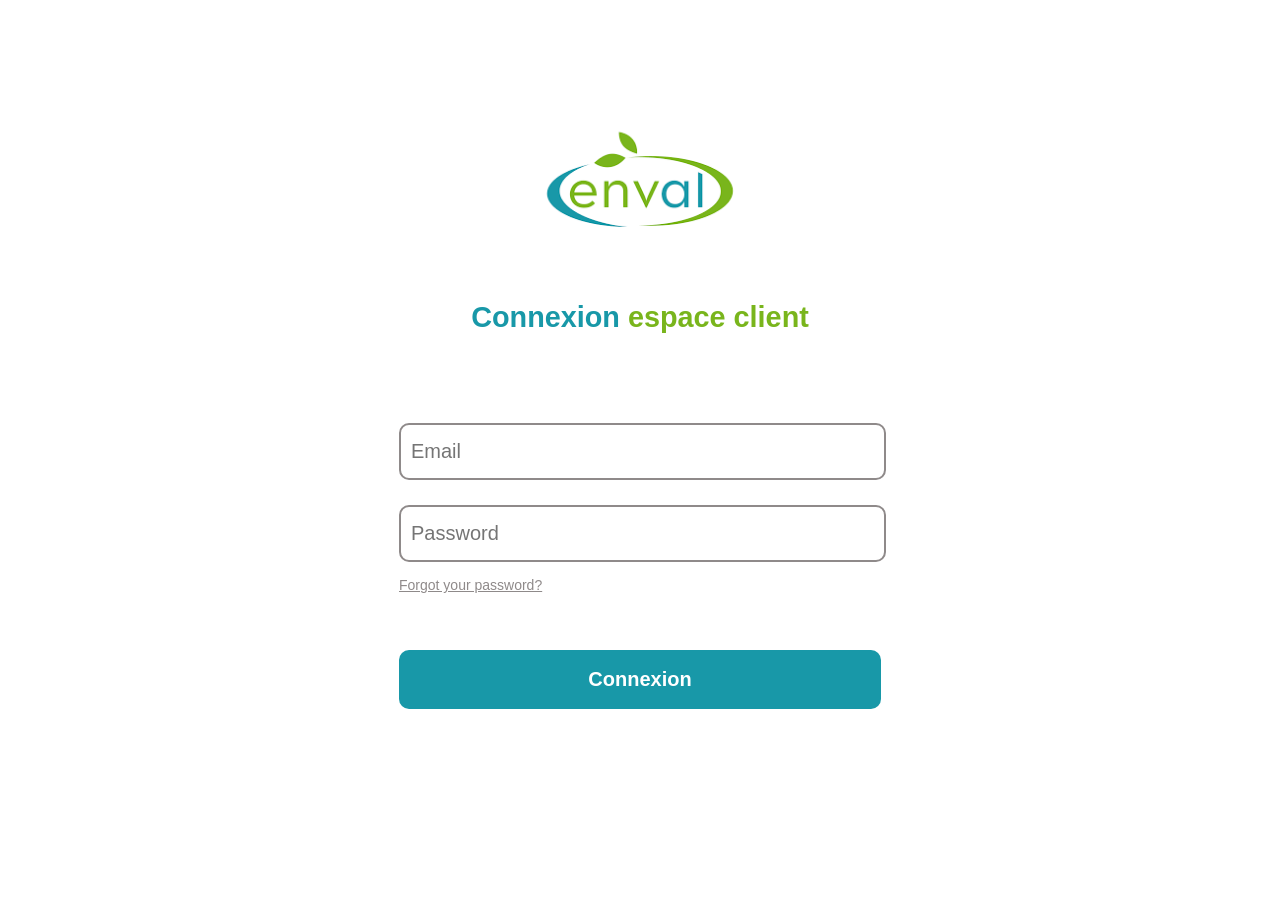
<file: index.html>
<!DOCTYPE html>
<html lang="en">
<head>
   <link rel="stylesheet" href="https://fonts.googleapis.com/css?family=Sofia">
    <link rel="stylesheet" href="assets/css/index.css" >
    <meta charset="UTF-8">
    <meta http-equiv="X-UA-Compatible" content="IE=edge">
    <meta name="viewport" content="width=device-width, initial-scale=1.0">
    <title>Document</title>
</head>
<body>
    <div class="box">
        <div class="content">
             <div class="top">
                <header>
                    <img src="assets/images/logo.png" alt="">
                </header>
                <h1>Connexion <span> espace client</span></h1>
             </div>
             <form action="dashboard.html">
               <div class="input-field_1">
                  <input type="text" class="input" placeholder="Email" />
               </div>
               <div class="input-field">
                  <input type="password" class="input" placeholder="Password" />
               </div>
               <div class="right">
                  <label ><a href="">Forgot your password?</a></label>
               </div>
               <div class="input-field_3">
                  <input type="submit" class="submit" value="Connexion">
               </div>
             </form>
        </div>
    </div>
    
</body>
</html>
</file>
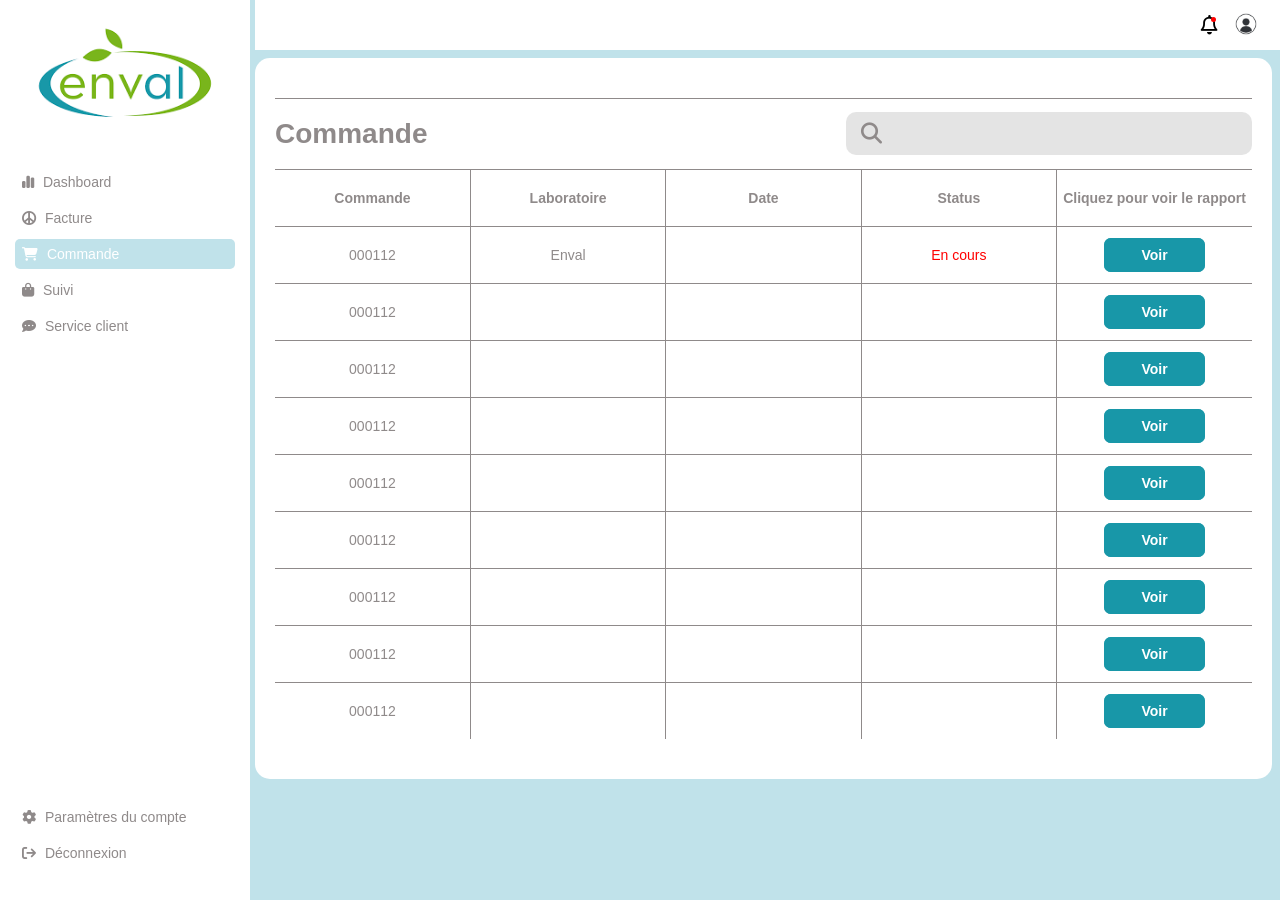
<file: command.html>
<!DOCTYPE html>
<html lang="en">
<head>
    <meta charset="UTF-8">
    <meta http-equiv="X-UA-Compatible" content="IE=edge">
    <meta name="viewport" content="width=device-width, initial-scale=1.0">
    <title>Dashboard</title>
    <link rel="stylesheet" href="assets/css/globals.css" />
    <link rel="stylesheet" href="assets/css/commande.css">
    <link rel="stylesheet" href="assets/vendor/fontawesome/css/all.min.css" />
</head>
<body>
    <div class="container">
        <!-- Sidenav -->
        <div class="sidenav">
            <div class="sidenav__logo-section">
                <img src="assets/images/logo.png" alt="logo" class="logo" />
            </div>
            <nav>
                <ul>
                    <li>
                        <a href="dashboard.html">
                            <i class="fa-solid fa-chart-simple"></i>
                            <span>Dashboard</span>
                        </a>
                    </li>
                    <li>
                        <a href="facture.html">
                            <i class="fa-solid fa-peace"></i>
                            <span>Facture</span>
                        </a>
                    </li>
                    <li class="active">
                        <a href="command.html">
                            <i class="fa-solid fa-cart-shopping"></i>
                            <span>Commande</span>
                        </a>
                    </li>
                    <li>
                        <a href="suivi.html">
                            <i class="fa-solid fa-bag-shopping"></i>
                            <span>Suivi</span>
                        </a>
                    </li>
                    <li>
                        <a href="serviceclient.html">
                            <i class="fa-solid fa-comment-dots"></i>
                            <span>Service client</span>
                        </a>
                    </li>
                </ul>
                <ul>
                    <li>
                        <a href="">
                            <i class="fa-solid fa-gear"></i>
                            <span>Paramètres du compte</span>
                        </a>
                    </li>
                    <li>
                        <a href="index.html">
                            <i class="fa-solid fa-arrow-right-from-bracket"></i>
                            <span>Déconnexion</span>
                        </a>
                    </li>
                </ul>
            </nav>
        </div>
        <!-- Sidenav -->
        <!-- Main section -->
        <div class="main-section">
            <header>
                <div class="header__menu-icon">
                    <a href="">
                        <i class="fa-solid fa-bars"></i>
                    </a>
                </div>
                <div class="header__right-icons">
                    <div>
                        <a href="">
                            <i class="fa-regular fa-bell"></i>
                        </a>
                    </div>
                    <a href="">
                        <img src="assets/images/avatar.jpg" alt="">
                    </a>
                </div>
            </header>
            <main>
                <div class="table-title-container">
                    <h1>Commande</h1>
                    <div class="input">
                        <i class='fa-solid fa-magnifying-glass'></i>
                        <input type="text" class="recher" />
                    </div>
                </div>
                <div class="table-container">
                    <table >
                        <tr>
                            <th class="teste-1">Commande</th>
                            <th>Laboratoire</th>
                            <th class="teste">Date</th>
                            <th class="teste">Status</th>
                            <th class="teste2">Cliquez pour voir le rapport</th>
                        </tr>
                        <tr>
                            <td class="teste-1">000112</td>
                            <td>Enval</td>
                            <td class="teste">
                            </td>
                            <td class="teste red">
                                En cours
                            </td>
                            <td class="teste2">
                                <a href="suividetail.html">Voir</button>
                            </td>
                        </tr>
                        <tr>
                            <td class="teste-1">000112</td>
                            <td></td>
                            <td class="teste"></td>
                            <td></td>
                            <td class="teste2">
                                <a href="suividetail.html">Voir</button>
                            </td>
                        </tr>
                        <tr>
                            <td class="teste-1">000112</td>
                            <td></td>
                            <td class="teste"></td>
                            <td></td>
                            <td class="teste2">
                                <a href="suividetail.html">Voir</button>
                            </td>
                        </tr>
                        <tr>
                            <td class="teste-1">000112</td>
                            <td></td>
                            <td class="teste"></td>
                            <td></td>
                            <td class="teste2">
                                <a href="suividetail.html">Voir</button>
                            </td>
                        </tr>
                        <tr>
                            <td class="teste-1">000112</td>
                            <td></td>
                            <td class="teste"></td>
                            <td></td>
                            <td class="teste2">
                                <a href="suividetail.html">Voir</button>
                            </td>
                        </tr>
                        <tr>
                            <td class="teste-1">000112</td>
                            <td></td>
                            <td class="teste"></td>
                            <td></td>
                            <td class="teste2">
                                <a href="suividetail.html">Voir</button>
                            </td>
                        </tr>
                        <tr>
                            <td class="teste1">000112</td>
                            <td></td>
                            <td class="teste"></td>
                            <td></td>
                            <td class="teste2">
                                <a href="suividetail.html">Voir</button>
                            </td>
                        </tr>
                        <tr>
                            
                            <td class="teste-1">000112</td>
                            <td></td>
                            <td class="teste"></td>
                            <td></td>
                            <td class="teste2">
                                <a href="suividetail.html">Voir</button>
                            </td>
                        </tr>
                        <tr>
                            <td class="teste-1">000112</td>
                            <td></td>
                            <td class="teste"></td>
                            <td></td>
                            <td class="teste2">
                                <a href="suividetail.html">Voir</button>
                            </td>
                        </tr>
                      </table>
                </div>
            </main>
        </div>
        <!-- Main section -->
    </div>
    <script src="assets/vendor/chartjs/chart.umd.min.js"></script>
    <script src="assets/js/app.js"></script>
</body>
</html>
</file>
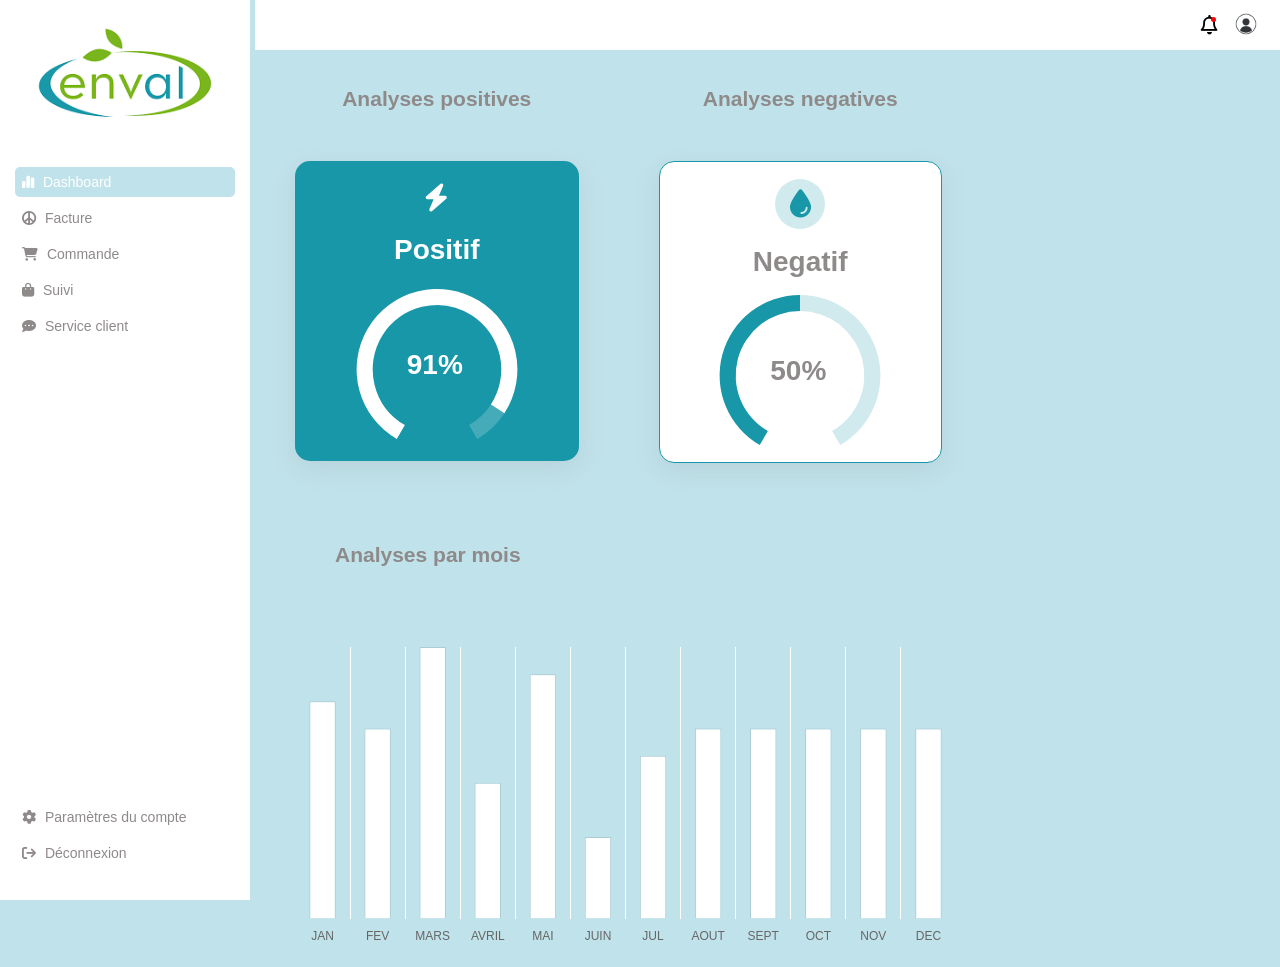
<file: dashboard.html>
<!DOCTYPE html>
<html lang="en">
<head>
    <meta charset="UTF-8">
    <meta http-equiv="X-UA-Compatible" content="IE=edge">
    <meta name="viewport" content="width=device-width, initial-scale=1.0">
    <title>Dashboard</title>
    <link rel="stylesheet" href="assets/css/globals.css" />
    <link rel="stylesheet" href="assets/css/dashboard.css" />
    <link rel="stylesheet" href="assets/vendor/fontawesome/css/all.min.css" />
</head>
<body>
    <div class="container">
        <!-- Sidenav -->
        <div class="sidenav">
            <div class="sidenav__logo-section">
                <img src="assets/images/logo.png" alt="logo" class="logo" />
            </div>
            <nav>
                <ul>
                    <li class="active">
                        <a href="dashboard.html">
                            <i class="fa-solid fa-chart-simple"></i>
                            <span>Dashboard</span>
                        </a>
                    </li>
                    <li>
                        <a href="facture.html">
                            <i class="fa-solid fa-peace"></i>
                            <span>Facture</span>
                        </a>
                    </li>
                    <li>
                        <a href="command.html">
                            <i class="fa-solid fa-cart-shopping"></i>
                            <span>Commande</span>
                        </a>
                    </li>
                    <li>
                        <a href="suivi.html">
                            <i class="fa-solid fa-bag-shopping"></i>
                            <span>Suivi</span>
                        </a>
                    </li>
                    <li>
                        <a href="serviceclient.html">
                            <i class="fa-solid fa-comment-dots"></i>
                            <span>Service client</span>
                        </a>
                    </li>
                </ul>
                <ul>
                    <li>
                        <a href="">
                            <i class="fa-solid fa-gear"></i>
                            <span>Paramètres du compte</span>
                        </a>
                    </li>
                    <li>
                        <a href="index.html">
                            <i class="fa-solid fa-arrow-right-from-bracket"></i>
                            <span>Déconnexion</span>
                        </a>
                    </li>
                </ul>
            </nav>
        </div>
        <!-- Sidenav -->
        <!-- Main section -->
        <div class="main-section">
            <header>
                <div class="header__menu-icon">
                    <a href="">
                        <i class="fa-solid fa-bars"></i>
                    </a>
                </div>
                <div class="header__right-icons">
                    <div>
                        <a href="">
                            <i class="fa-regular fa-bell"></i>
                        </a>
                    </div>
                    <a href="">
                        <img src="assets/images/avatar.jpg" alt="">
                    </a>
                </div>
            </header>
            <main>
                <div class="main__cards-container">
                    <div class="bolt-card-container">
                        <h2>Analyses positives</h2>
                        <div class="bolt-card">
                            <i class="fa-solid fa-bolt"></i>
                            <span>Positif</span>
                            <div class="circular-progress-conainer">
                                <canvas id="bolt-chart"></canvas>
                            </div>
                        </div>
                    </div>
                    <div class="droplet-card-container">
                        <h2>Analyses negatives</h2>
                        <div class="droplet-card">
                            <div>
                                <i class="fa-solid fa-droplet"></i>
                            </div>
                            <span>Negatif</span>
                            <div class="circular-progress-conainer">
                                <canvas id="droplet-chart"></canvas>
                            </div>
                        </div>
                    </div>
                </div>
                <div class="main__bar-chart-container">
                    <h2>Analyses par mois</h2>
                    <div>
                        <canvas id="bar"></canvas>
                    </div>
                </div>
            </main>
        </div>
        <!-- Main section -->
    </div>
    <script src="assets/vendor/chartjs/chart.umd.min.js"></script>
    <script src="assets/js/app.js"></script>
</body>
</html>
</file>
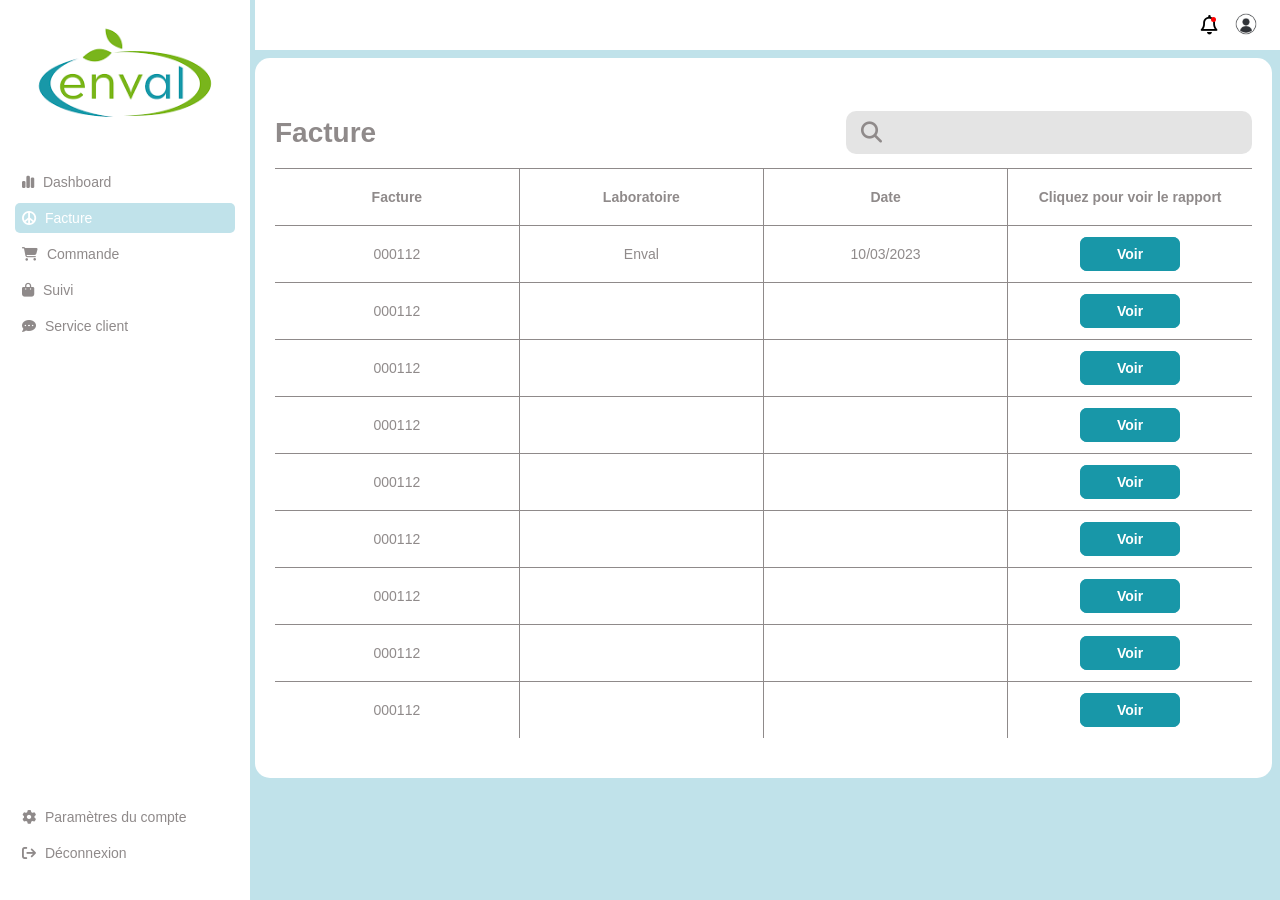
<file: facture.html>
<!DOCTYPE html>
<html lang="en">
<head>
    <meta charset="UTF-8">
    <meta http-equiv="X-UA-Compatible" content="IE=edge">
    <meta name="viewport" content="width=device-width, initial-scale=1.0">
    <title>Dashboard</title>
    <link rel="stylesheet" href="assets/css/globals.css" />
    <link rel="stylesheet" href="assets/css/facture.css">
    <link rel="stylesheet" href="assets/vendor/fontawesome/css/all.min.css" />
</head>
<body>
    <div class="container">
        <!-- Sidenav -->
        <div class="sidenav">
            <div class="sidenav__logo-section">
                <img src="assets/images/logo.png" alt="logo" class="logo" />
            </div>
            <nav>
                <ul>
                    <li>
                        <a href="dashboard.html">
                            <i class="fa-solid fa-chart-simple"></i>
                            <span>Dashboard</span>
                        </a>
                    </li>
                    <li class="active">
                        <a href="facture.html">
                            <i class="fa-solid fa-peace"></i>
                            <span>Facture</span>
                        </a>
                    </li>
                    <li>
                        <a href="command.html">
                            <i class="fa-solid fa-cart-shopping"></i>
                            <span>Commande</span>
                        </a>
                    </li>
                    <li>
                        <a href="suivi.html">
                            <i class="fa-solid fa-bag-shopping"></i>
                            <span>Suivi</span>
                        </a>
                    </li>
                    <li>
                        <a href="serviceclient.html">
                            <i class="fa-solid fa-comment-dots"></i>
                            <span>Service client</span>
                        </a>
                    </li>
                </ul>
                <ul>
                    <li>
                        <a href="">
                            <i class="fa-solid fa-gear"></i>
                            <span>Paramètres du compte</span>
                        </a>
                    </li>
                    <li>
                        <a href="index.html">
                            <i class="fa-solid fa-arrow-right-from-bracket"></i>
                            <span>Déconnexion</span>
                        </a>
                    </li>
                </ul>
            </nav>
        </div>
        <!-- Sidenav -->
        <!-- Main section -->
        <div class="main-section">
            <header>
                <div class="header__menu-icon">
                    <a href="">
                        <i class="fa-solid fa-bars"></i>
                    </a>
                </div>
                <div class="header__right-icons">
                    <div>
                        <a href="">
                            <i class="fa-regular fa-bell"></i>
                        </a>
                    </div>
                    <a href="">
                        <img src="assets/images/avatar.jpg" alt="">
                    </a>
                </div>
            </header>
            <main>
                <div class="table-title-container">
                    <h1>Facture</h1>
                    <div class="input">
                        <i class='fa-solid fa-magnifying-glass'></i>
                        <input type="text" class="recher" />
                    </div>
                </div>
                <div class="table-container">
                    <table>
                        <tr>
                            <th class="teste-1">Facture</th>
                            <th>Laboratoire</th>
                            <th class="teste">Date</th>
                            <th class="teste2">Cliquez pour voir le rapport</th>
                        </tr>
                        <tr>
                            <td class="teste-1">000112</td>
                            <td>Enval</td>
                            <td class="teste">
                                10/03/2023
                            </td>
                            <td class="teste2">
                                <a href="suividetail.html">Voir</button>
                            </td>
                        </tr>
                        <tr>
                            <td class="teste-1">000112</td>
                            <td></td>
                            <td class="teste"></td>
                            <td class="teste2">
                                <a href="suividetail.html">Voir</button>
                            </td>
                        </tr>
                        <tr>
                            <td class="teste-1">000112</td>
                            <td></td>
                            <td class="teste"></td>
                            <td class="teste2">
                                <a href="suividetail.html">Voir</button>
                            </td>
                        </tr>
                        <tr>
                            <td class="teste-1">000112</td>
                            <td></td>
                            <td class="teste"></td>
                            <td class="teste2">
                                <a href="suividetail.html">Voir</button>
                            </td>
                        </tr>
                        <tr>
                            <td class="teste-1">000112</td>
                            <td></td>
                            <td class="teste"></td>
                            <td class="teste2">
                                <a href="suividetail.html">Voir</button>
                            </td>
                        </tr>
                        <tr>
                            <td class="teste-1">000112</td>
                            <td></td>
                            <td class="teste"></td>
                            <td class="teste2">
                                <a href="suividetail.html">Voir</button>
                            </td>
                        </tr>
                        <tr>
                            <td class="teste1">000112</td>
                            <td></td>
                            <td class="teste"></td>
                            <td class="teste2">
                                <a href="suividetail.html">Voir</button>
                            </td>
                        </tr>
                        <tr>
                            
                            <td class="teste-1">000112</td>
                            <td></td>
                            <td class="teste"></td>
                            <td class="teste2">
                                <a href="suividetail.html">Voir</button>
                            </td>
                        </tr>
                        <tr>
                            <td class="teste-1">000112</td>
                            <td></td>
                            <td class="teste"></td>
                            <td class="teste2">
                                <a href="suividetail.html">Voir</button>
                            </td>
                        </tr>
                      </table>
                </div>
            </main>
        </div>
        <!-- Main section -->
    </div>
    <script src="assets/vendor/chartjs/chart.umd.min.js"></script>
    <script src="assets/js/app.js"></script>
</body>
</html>
</file>
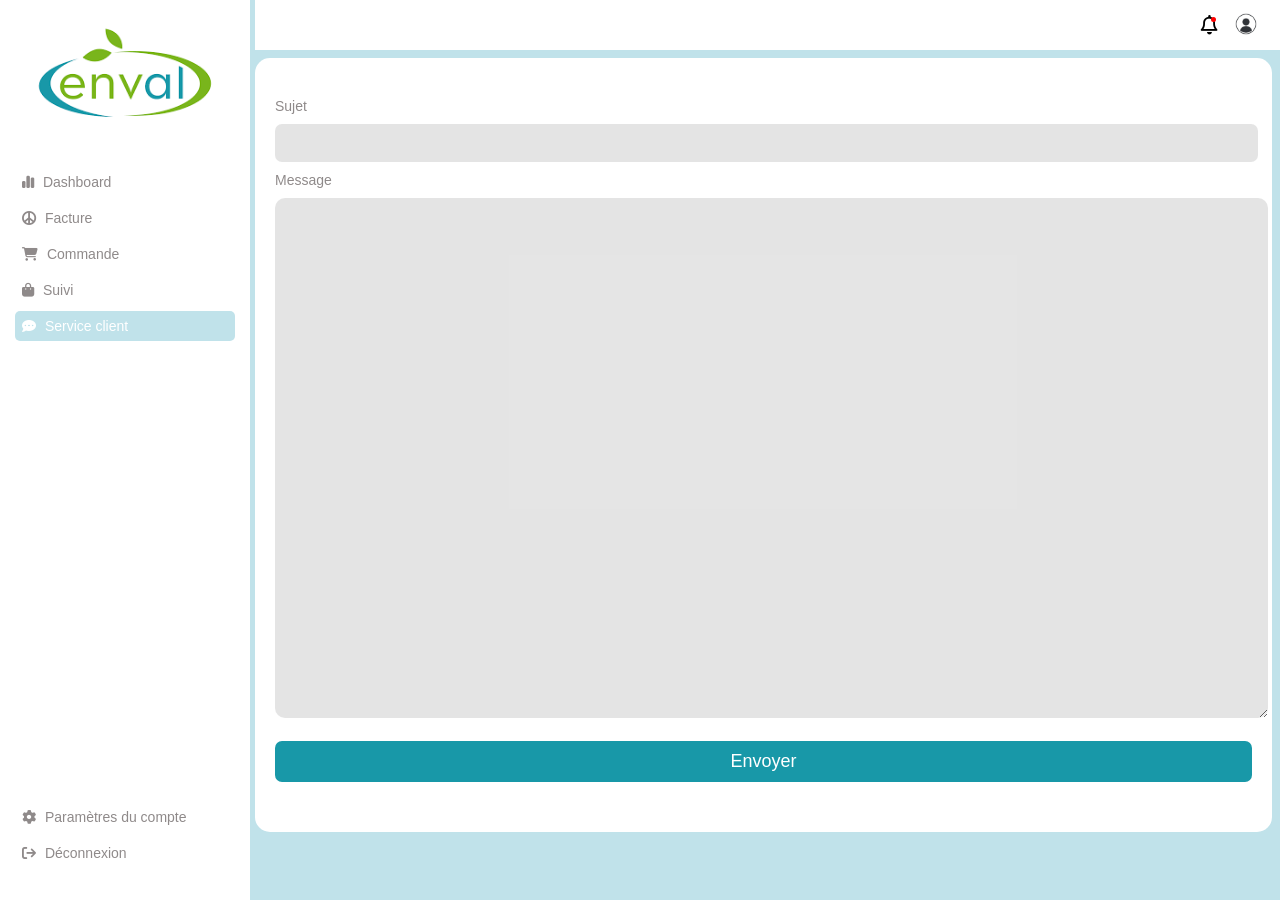
<file: serviceclient.html>
<!DOCTYPE html>
<html lang="en">
  <head>
    <meta charset="UTF-8" />
    <meta http-equiv="X-UA-Compatible" content="IE=edge" />
    <meta name="viewport" content="width=device-width, initial-scale=1.0" />
    <title>Dashboard</title>
    <link rel="stylesheet" href="assets/css/globals.css" />
    <link rel="stylesheet" href="assets/css/service-cli.css" />
    <link rel="stylesheet" href="assets/vendor/fontawesome/css/all.min.css" />
  </head>
  <body>
    <div class="container">
      <!-- Sidenav -->
      <div class="sidenav">
        <div class="sidenav__logo-section">
          <img src="assets/images/logo.png" alt="logo" class="logo" />
        </div>
        <nav>
          <ul>
            <li>
              <a href="dashboard.html">
                <i class="fa-solid fa-chart-simple"></i>
                <span>Dashboard</span>
              </a>
            </li>
            <li>
              <a href="facture.html">
                <i class="fa-solid fa-peace"></i>
                <span>Facture</span>
              </a>
            </li>
            <li>
              <a href="command.html">
                <i class="fa-solid fa-cart-shopping"></i>
                <span>Commande</span>
              </a>
            </li>
            <li>
              <a href="suivi.html">
                <i class="fa-solid fa-bag-shopping"></i>
                <span>Suivi</span>
              </a>
            </li>
            <li class="active">
              <a href="serviceclient.html">
                <i class="fa-solid fa-comment-dots"></i>
                <span>Service client</span>
              </a>
            </li>
          </ul>
          <ul>
            <li>
              <a href="">
                <i class="fa-solid fa-gear"></i>
                <span>Paramètres du compte</span>
              </a>
            </li>
            <li>
              <a href="index.html">
                <i class="fa-solid fa-arrow-right-from-bracket"></i>
                <span>Déconnexion</span>
              </a>
            </li>
          </ul>
        </nav>
      </div>
      <!-- Sidenav -->
      <!-- Main section -->
      <div class="main-section">
        <header>
          <div class="header__menu-icon">
            <a href="">
              <i class="fa-solid fa-bars"></i>
            </a>
          </div>
          <div class="header__right-icons">
            <div>
              <a href="">
                <i class="fa-regular fa-bell"></i>
              </a>
            </div>
            <a href="">
              <img src="assets/images/avatar.jpg" alt="" />
            </a>
          </div>
        </header>
        <main>
          <div class="table-container">
            <div class="header">
              <label for="sujet">Sujet</label><br />
              <input type="text" name="sujet" class="sujet" />
            </div>
            <div class="main">
              <label for="press">Message</label><br />
              <textarea class="press" name="Message"></textarea><br />
            </div>
            <div class="footer">
              <input type="submit" class="submit" value="Envoyer" />
            </div>
          </div>
        </main>
      </div>
      <!-- Main section -->
    </div>
    <script src="assets/vendor/chartjs/chart.umd.min.js"></script>
    <script src="assets/js/app.js"></script>
  </body>
</html>
</file>
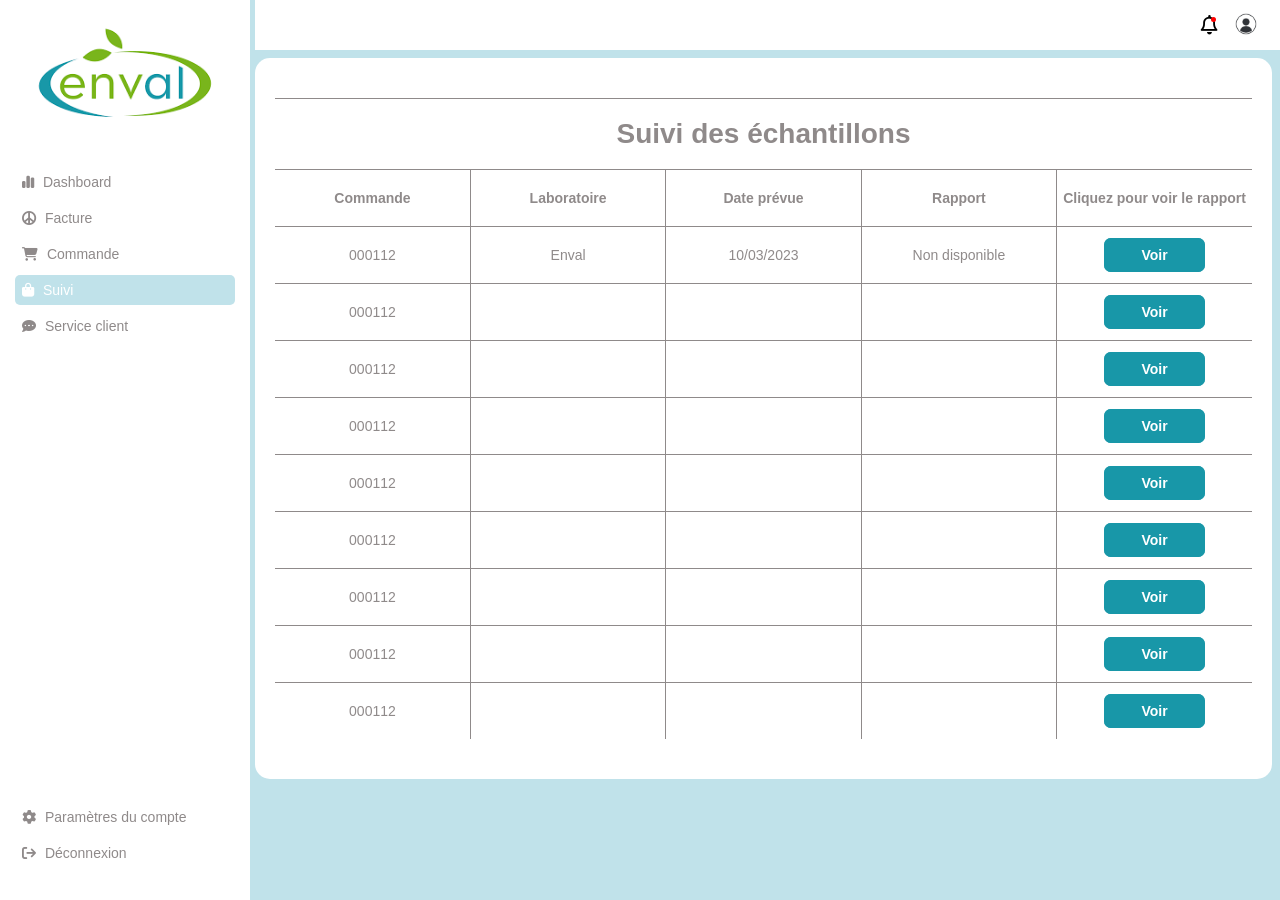
<file: suivi.html>
<!DOCTYPE html>
<html lang="en">
<head>
    <meta charset="UTF-8">
    <meta http-equiv="X-UA-Compatible" content="IE=edge">
    <meta name="viewport" content="width=device-width, initial-scale=1.0">
    <title>Dashboard</title>
    <link rel="stylesheet" href="assets/css/globals.css" />
    <link rel="stylesheet" href="assets/css/suivi.css">
    <link rel="stylesheet" href="assets/vendor/fontawesome/css/all.min.css" />
</head>
<body>
    <div class="container">
        <!-- Sidenav -->
        <div class="sidenav">
            <div class="sidenav__logo-section">
                <img src="assets/images/logo.png" alt="logo" class="logo" />
            </div>
            <nav>
                <ul>
                    <li>
                        <a href="dashboard.html">
                            <i class="fa-solid fa-chart-simple"></i>
                            <span>Dashboard</span>
                        </a>
                    </li>
                    <li>
                        <a href="facture.html">
                            <i class="fa-solid fa-peace"></i>
                            <span>Facture</span>
                        </a>
                    </li>
                    <li>
                        <a href="command.html">
                            <i class="fa-solid fa-cart-shopping"></i>
                            <span>Commande</span>
                        </a>
                    </li>
                    <li class="active">
                        <a href="suivi.html">
                            <i class="fa-solid fa-bag-shopping"></i>
                            <span>Suivi</span>
                        </a>
                    </li>
                    <li>
                        <a href="serviceclient.html">
                            <i class="fa-solid fa-comment-dots"></i>
                            <span>Service client</span>
                        </a>
                    </li>
                </ul>
                <ul>
                    <li>
                        <a href="">
                            <i class="fa-solid fa-gear"></i>
                            <span>Paramètres du compte</span>
                        </a>
                    </li>
                    <li>
                        <a href="index.html">
                            <i class="fa-solid fa-arrow-right-from-bracket"></i>
                            <span>Déconnexion</span>
                        </a>
                    </li>
                </ul>
            </nav>
        </div>
        <!-- Sidenav -->
        <!-- Main section -->
        <div class="main-section">
            <header>
                <div class="header__menu-icon">
                    <a href="">
                        <i class="fa-solid fa-bars"></i>
                    </a>
                </div>
                <div class="header__right-icons">
                    <div>
                        <a href="">
                            <i class="fa-regular fa-bell"></i>
                        </a>
                    </div>
                    <a href="">
                        <img src="assets/images/avatar.jpg" alt="">
                    </a>
                </div>
            </header>
            <main>
                <div class="table-title-container">
                    <h1>Suivi des échantillons</h1>
                </div>
                <div class="table-container">
                    <table>
                        <tr>
                            <th class="teste-1">Commande</th>
                            <th>Laboratoire</th>
                            <th class="teste">Date prévue</th>
                            <th class="teste">Rapport</th>
                            <th class="teste2">Cliquez pour voir le rapport</th>
                        </tr>
                        <tr>
                            <td class="teste-1">000112</td>
                            <td>Enval</td>
                            <td class="teste">
                                10/03/2023
                            </td>
                            <td class="teste">
                                Non disponible
                            </td>
                            <td class="teste2">
                                <a href="suividetail.html">Voir</button>
                            </td>
                        </tr>
                        <tr>
                            <td class="teste-1">000112</td>
                            <td></td>
                            <td class="teste"></td>
                            <td></td>
                            <td class="teste2">
                                <a href="suividetail.html">Voir</button>
                            </td>
                        </tr>
                        <tr>
                            <td class="teste-1">000112</td>
                            <td></td>
                            <td class="teste"></td>
                            <td></td>
                            <td class="teste2">
                                <a href="suividetail.html">Voir</button>
                            </td>
                        </tr>
                        <tr>
                            <td class="teste-1">000112</td>
                            <td></td>
                            <td class="teste"></td>
                            <td></td>
                            <td class="teste2">
                                <a href="suividetail.html">Voir</button>
                            </td>
                        </tr>
                        <tr>
                            <td class="teste-1">000112</td>
                            <td></td>
                            <td class="teste"></td>
                            <td></td>
                            <td class="teste2">
                                <a href="suividetail.html">Voir</button>
                            </td>
                        </tr>
                        <tr>
                            <td class="teste-1">000112</td>
                            <td></td>
                            <td class="teste"></td>
                            <td></td>
                            <td class="teste2">
                                <a href="suividetail.html">Voir</button>
                            </td>
                        </tr>
                        <tr>
                            <td class="teste1">000112</td>
                            <td></td>
                            <td class="teste"></td>
                            <td></td>
                            <td class="teste2">
                                <a href="suividetail.html">Voir</button>
                            </td>
                        </tr>
                        <tr>
                            
                            <td class="teste-1">000112</td>
                            <td></td>
                            <td class="teste"></td>
                            <td></td>
                            <td class="teste2">
                                <a href="suividetail.html">Voir</button>
                            </td>
                        </tr>
                        <tr>
                            <td class="teste-1">000112</td>
                            <td></td>
                            <td class="teste"></td>
                            <td></td>
                            <td class="teste2">
                                <a href="suividetail.html">Voir</button>
                            </td>
                        </tr>
                      </table>
                </div>
            </main>
        </div>
        <!-- Main section -->
    </div>
    <script src="assets/vendor/chartjs/chart.umd.min.js"></script>
    <script src="assets/js/app.js"></script>
</body>
</html>
</file>
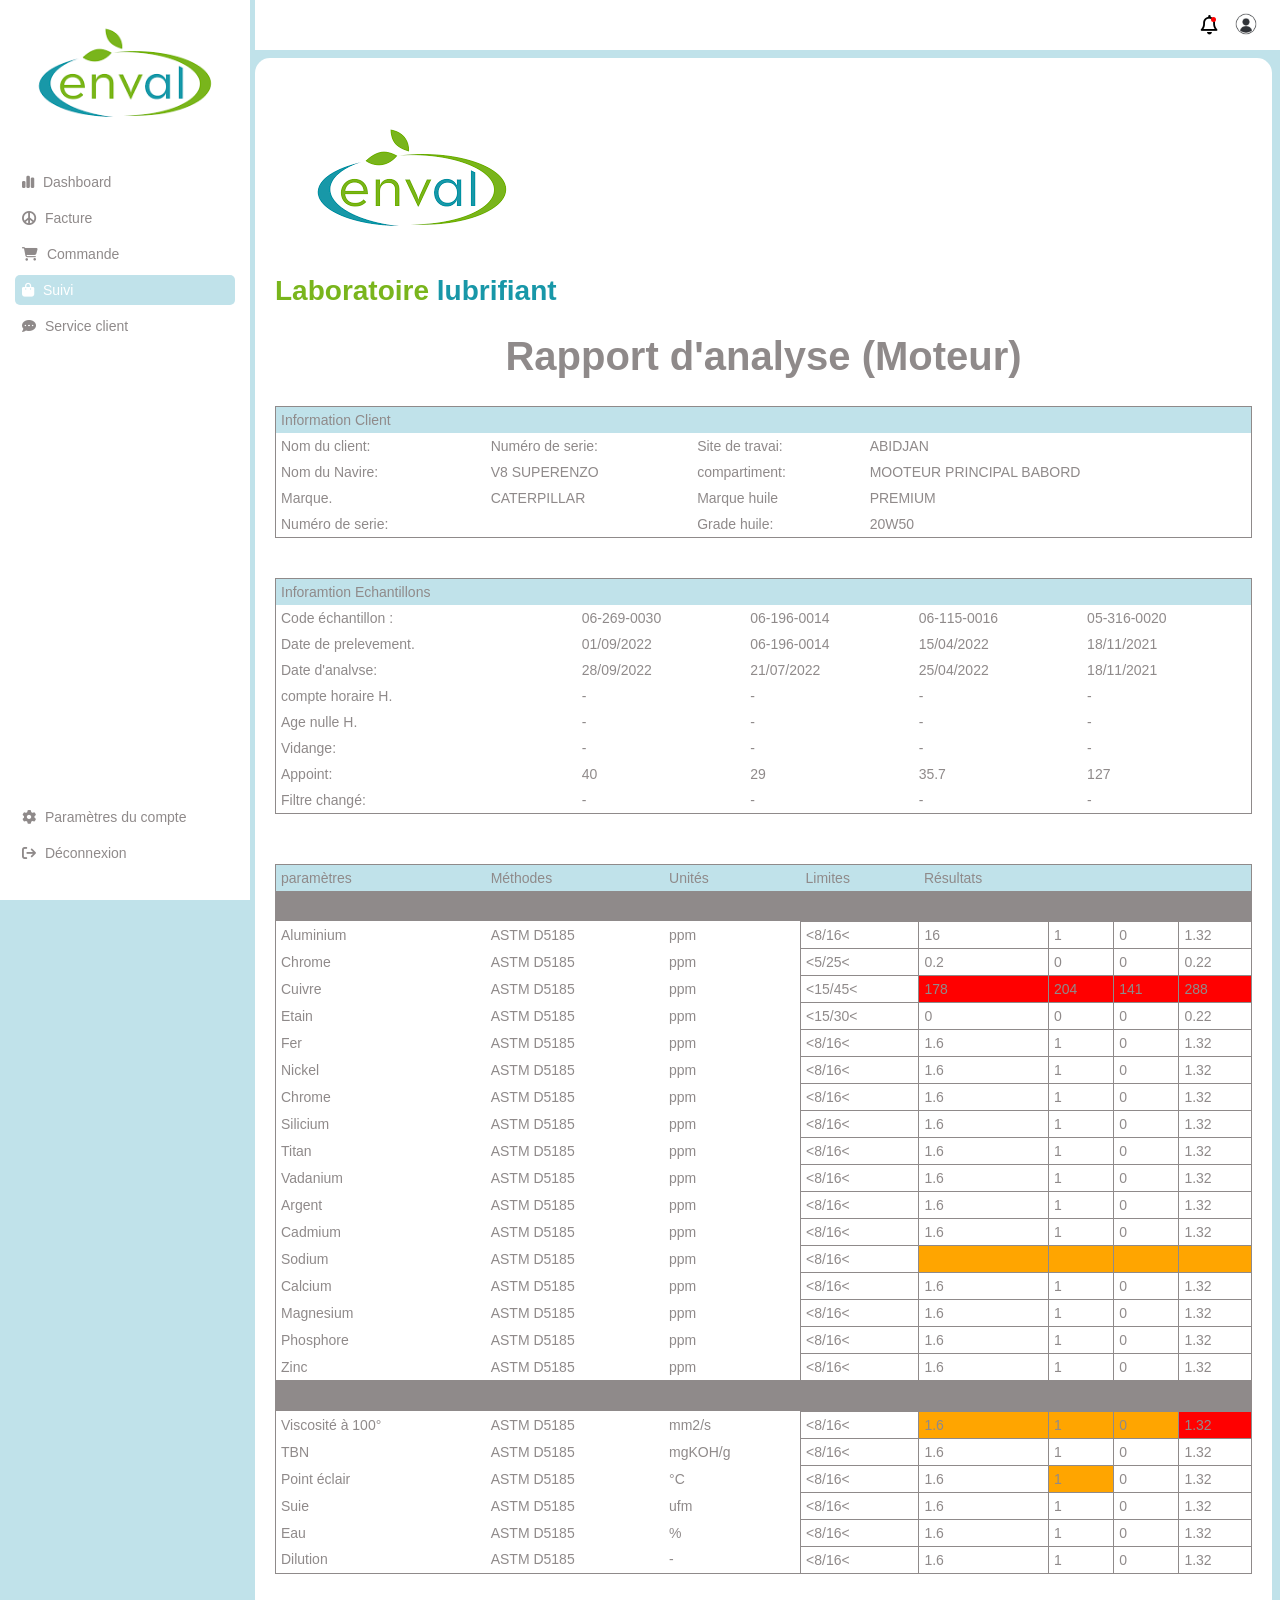
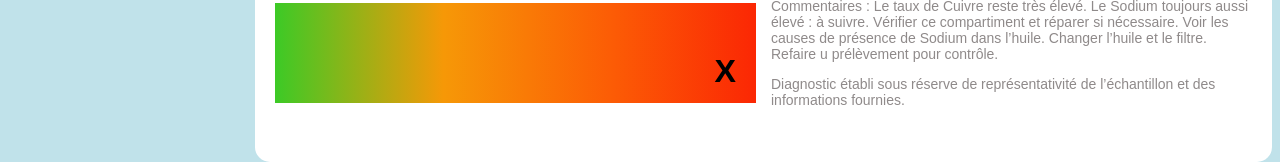
<file: suividetail.html>
<!DOCTYPE html>
<html lang="en">
  <head>
    <meta charset="UTF-8" />
    <meta http-equiv="X-UA-Compatible" content="IE=edge" />
    <meta name="viewport" content="width=device-width, initial-scale=1.0" />
    <title>Dashboard</title>
    <link rel="stylesheet" href="assets/css/globals.css" />
    <link rel="stylesheet" href="assets/css/suividetail.css" />
    <link rel="stylesheet" href="assets/vendor/fontawesome/css/all.min.css" />
  </head>
  <body>
    <div class="container">
      <!-- Sidenav -->
      <div class="sidenav">
        <div class="sidenav__logo-section">
          <img src="assets/images/logo.png" alt="logo" class="logo" />
        </div>
        <nav>
          <ul>
            <li>
              <a href="dashboard.html">
                <i class="fa-solid fa-chart-simple"></i>
                <span>Dashboard</span>
              </a>
            </li>
            <li>
              <a href="facture.html">
                <i class="fa-solid fa-peace"></i>
                <span>Facture</span>
              </a>
            </li>
            <li>
              <a href="command.html">
                <i class="fa-solid fa-cart-shopping"></i>
                <span>Commande</span>
              </a>
            </li>
            <li class="active">
              <a href="suivi.html">
                <i class="fa-solid fa-bag-shopping"></i>
                <span>Suivi</span>
              </a>
            </li>
            <li>
              <a href="serviceclient.html">
                <i class="fa-solid fa-comment-dots"></i>
                <span>Service client</span>
              </a>
            </li>
          </ul>
          <ul>
            <li>
              <a href="">
                <i class="fa-solid fa-gear"></i>
                <span>Paramètres du compte</span>
              </a>
            </li>
            <li>
              <a href="index.html">
                <i class="fa-solid fa-arrow-right-from-bracket"></i>
                <span>Déconnexion</span>
              </a>
            </li>
          </ul>
        </nav>
      </div>
      <!-- Sidenav -->
      <!-- Main section -->
      <div class="main-section">
        <header>
          <div class="header__menu-icon">
            <a href="">
              <i class="fa-solid fa-bars"></i>
            </a>
          </div>
          <div class="header__right-icons">
            <div>
              <a href="">
                <i class="fa-regular fa-bell"></i>
              </a>
            </div>
            <a href="">
              <img src="assets/images/avatar.jpg" alt="" />
            </a>
          </div>
        </header>
        <main>
            <div>
                <div class="t">
                    <img src="assets/images/logo.png" alt="">
                    <h1>Laboratoire <span>lubrifiant</span></h1>
                </div>
                <h1 class="g">Rapport d'analyse (Moteur)</h1>
            </div>
            <div class="table-container">
                <table class="table-i-c">
                    <tr>
                        <td class="color-bl">Information Client</td>
                        <td class="color-bl"></td>
                        <td class="color-bl"></td>
                        <td class="color-bl"></td>
                    </tr>
                    <tr>
                        <td>Nom du client:</td>
                        <td>Numéro de serie:</td>
                        <td>Site de travai:</td>
                        <td>ABIDJAN</td>
                    </tr>
                    <tr>
                        <td>Nom du Navire:</td>
                        <td>V8 SUPERENZO</td>
                        <td>compartiment:</td>
                        <td>MOOTEUR PRINCIPAL BABORD</td>
                    </tr>
                    <tr>
                        <td>Marque.</td>
                        <td>CATERPILLAR</td>
                        <td>Marque huile</td>
                        <td>PREMIUM</td>
                    </tr>
                    <tr>
                        <td>Numéro de serie:</td>
                        <td></td>
                        <td>Grade huile:</td>
                        <td>20W50</td>
                    </tr>
                </table>
            </div>
            <div class="table-container">
                <table class="table-i-e">
                    <tr>
                        <td class="color-bl">Inforamtion Echantillons</td>
                        <td class="color-bl"></td>
                        <td class="color-bl"></td>
                        <td class="color-bl"></td>
                        <td class="color-bl"></td>
                    </tr>
                    <tr>
                        <td>Code échantillon :</td>
                        <td>06-269-0030</td>
                        <td>06-196-0014</td>
                        <td>06-115-0016</td>
                        <td>05-316-0020</td>
                    </tr>
                    <tr>
                        <td>Date de prelevement.</td>
                        <td>01/09/2022</td>
                        <td>06-196-0014</td>
                        <td>15/04/2022</td>
                        <td>18/11/2021</td>
                    </tr>
                    <tr>
                        <td>Date d'analvse:</td>
                        <td>28/09/2022</td>
                        <td>21/07/2022</td>
                        <td> 25/04/2022</td>
                        <td>18/11/2021</td>
                    </tr>
                    <tr>
                        <td>compte horaire H.</td>
                        <td>-</td>
                        <td>-</td>
                        <td>-</td>
                        <td>-</td>
                    </tr>
                    <tr>
                        <td>Age nulle H.</td>
                        <td>-</td>
                        <td>-</td>
                        <td>-</td>
                        <td>-</td>
                    </tr>
                    <tr>
                        <td>Vidange:</td>
                        <td>-</td>
                        <td>-</td>
                        <td>-</td>
                        <td>-</td>
                    </tr>
                    <tr>
                        <td>Appoint:</td>
                        <td>40</td>
                        <td>29</td>
                        <td>35.7</td>
                        <td>127</td>
                    </tr>
                    <tr>
                        <td>Filtre changé:</td>
                        <td>-</td>
                        <td>-</td>
                        <td>-</td>
                        <td>-</td>
                    </tr>
                </table>
            </div>
            <div class="table-container">
                <table class="table-pa">
                    <tr class="color-bl">
                        <td class="p">paramètres</td>
                        <td class="p">Méthodes</td>
                        <td class="p">Unités</td>
                        <td class="p">Limites</td>
                        <td class="p">Résultats</td>
                        <td class="p"></td>
                        <td class="p"></td>
                        <td class="p"></td>
                    </tr>
                    <tr class="avant-d">
                        <td class="p"></td>
                        <td class="p"></td>
                        <td class="p"></td>
                        <td class="p"></td>
                        <td class="p"></td>
                        <td class="p"></td>
                        <td class="p"></td>
                        <td class="p"></td>
                    </tr>
                    <tr>
                        <td class="t">Aluminium</td>
                        <td class="t">ASTM D5185</td>
                        <td class="t">ppm</td>
                        <td><8/16<</td>
                        <td>16</td>
                        <td>1</td>
                        <td>0</td>
                        <td>1.32</td>
                    </tr>
                    <tr>
                        <td class="t">Chrome</td>
                        <td class="t">ASTM D5185</td>
                        <td class="t">ppm</td>
                        <td><5/25<</td>
                        <td>0.2</td>
                        <td>0</td>
                        <td>0</td>
                        <td>0.22</td>
                    </tr>
                    <tr>
                        <td class="t">Cuivre</td>
                        <td class="t">ASTM D5185</td>
                        <td class="t">ppm</td>
                        <td><15/45<</td>
                        <td class="color-red">178</td>
                        <td class="color-red">204</td>
                        <td class="color-red">141</td>
                        <td class="color-red">288</td>
                    </tr>
                    <tr>
                        <td class="t">Etain</td>
                        <td class="t">ASTM D5185</td>
                        <td class="t">ppm</td>
                        <td><15/30<</td>
                        <td>0</td>
                        <td>0</td>
                        <td>0</td>
                        <td>0.22</td>
                    </tr>
                    <tr>
                        <td class="t">Fer</td>
                        <td class="t">ASTM D5185</td>
                        <td class="t">ppm</td>
                        <td><8/16<</td>
                        <td>1.6</td>
                        <td>1</td>
                        <td>0</td>
                        <td>1.32</td>
                    </tr>
                    <tr>
                        <td class="t">Nickel</td>
                        <td class="t">ASTM D5185</td>
                        <td class="t">ppm</td>
                        <td><8/16<</td>
                        <td>1.6</td>
                        <td>1</td>
                        <td>0</td>
                        <td>1.32</td>
                    </tr>
                    <tr>
                        <td class="t">Chrome</td>
                        <td class="t">ASTM D5185</td>
                        <td class="t">ppm</td>
                        <td><8/16<</td>
                        <td>1.6</td>
                        <td>1</td>
                        <td>0</td>
                        <td>1.32</td>
                    </tr>
                    <tr>
                        <td class="t">Silicium</td>
                        <td class="t">ASTM D5185</td>
                        <td class="t">ppm</td>
                        <td><8/16<</td>
                        <td>1.6</td>
                        <td>1</td>
                        <td>0</td>
                        <td>1.32</td>
                    </tr>
                    <tr>
                        <td class="t">Titan</td>
                        <td class="t">ASTM D5185</td>
                        <td class="t">ppm</td>
                        <td><8/16<</td>
                        <td>1.6</td>
                        <td>1</td>
                        <td>0</td>
                        <td>1.32</td>
                    </tr>
                    <tr>
                        <td class="t">Vadanium</td>
                        <td class="t">ASTM D5185</td>
                        <td class="t">ppm</td>
                        <td><8/16<</td>
                        <td>1.6</td>
                        <td>1</td>
                        <td>0</td>
                        <td>1.32</td>
                    </tr>
                    <tr>
                        <td class="t">Argent</td>
                        <td class="t">ASTM D5185</td>
                        <td class="t">ppm</td>
                        <td><8/16<</td>
                        <td>1.6</td>
                        <td>1</td>
                        <td>0</td>
                        <td>1.32</td>
                    </tr>
                    <tr>
                        <td class="t">Cadmium</td>
                        <td class="t">ASTM D5185</td>
                        <td class="t">ppm</td>
                        <td><8/16<</td>
                        <td>1.6</td>
                        <td>1</td>
                        <td>0</td>
                        <td>1.32</td>
                    </tr>
                    <tr>
                        <td class="t">Sodium</td>
                        <td class="t">ASTM D5185</td>
                        <td class="t">ppm</td>
                        <td><8/16<</td>
                        <td class="color-y"></td>
                        <td class="color-y"></td>
                        <td class="color-y"></td>
                        <td class="color-y"></td>
                    </tr>
                    <tr>
                        <td class="t">Calcium</td>
                        <td class="t">ASTM D5185</td>
                        <td class="t">ppm</td>
                        <td><8/16<</td>
                        <td>1.6</td>
                        <td>1</td>
                        <td>0</td>
                        <td>1.32</td>
                    </tr>
                    <tr>
                        <td class="t">Magnesium</td>
                        <td class="t">ASTM D5185</td>
                        <td class="t">ppm</td>
                        <td><8/16<</td>
                        <td>1.6</td>
                        <td>1</td>
                        <td>0</td>
                        <td>1.32</td>
                    </tr>
                    <tr>
                        <td class="t">Phosphore</td>
                        <td class="t">ASTM D5185</td>
                        <td class="t">ppm</td>
                        <td><8/16<</td>
                        <td>1.6</td>
                        <td>1</td>
                        <td>0</td>
                        <td>1.32</td>
                    </tr>
                    <tr>
                        <td class="t">Zinc</td>
                        <td class="t">ASTM D5185</td>
                        <td class="t">ppm</td>
                        <td><8/16<</td>
                        <td>1.6</td>
                        <td>1</td>
                        <td>0</td>
                        <td>1.32</td>
                    </tr>
                    <tr class="avant-d">
                        <td class="p"></td>
                        <td class="p"></td>
                        <td class="p"></td>
                        <td class="p"></td>
                        <td class="p"></td>
                        <td class="p"></td>
                        <td class="p"></td>
                        <td class="p"></td>
                    </tr>
                    <tr>
                        <td class="t">Viscosité à 100°</td>
                        <td class="t">ASTM D5185</td>
                        <td class="t">mm2/s</td>
                        <td><8/16<</td>
                        <td class="color-y">1.6</td>
                        <td class="color-y">1</td>
                        <td class="color-y">0</td>
                        <td class="color-red">1.32</td>
                    </tr>
                    <tr>
                        <td class="t">TBN</td>
                        <td class="t">ASTM D5185</td>
                        <td class="t">mgKOH/g</td>
                        <td><8/16<</td>
                        <td>1.6</td>
                        <td>1</td>
                        <td>0</td>
                        <td>1.32</td>
                    </tr>
                    <tr>
                        <td class="t">Point éclair</td>
                        <td class="t">ASTM D5185</td>
                        <td class="t">°C</td>
                        <td><8/16<</td>
                        <td>1.6</td>
                        <td class="color-y">1</td>
                        <td>0</td>
                        <td>1.32</td>
                    </tr>
                    <tr>
                        <td class="t">Suie</td>
                        <td class="t">ASTM D5185</td>
                        <td class="t">ufm</td>
                        <td><8/16<</td>
                        <td>1.6</td>
                        <td>1</td>
                        <td>0</td>
                        <td>1.32</td>
                    </tr>
                    <tr>
                        <td class="t">Eau</td>
                        <td class="t">ASTM D5185</td>
                        <td class="t">%</td>
                        <td><8/16<</td>
                        <td>1.6</td>
                        <td>1</td>
                        <td>0</td>
                        <td>1.32</td>
                    </tr>
                    <tr>
                        <td class="t">Dilution</td>
                        <td class="t">ASTM D5185</td>
                        <td class="t">-</td>
                        <td><8/16<</td>
                        <td>1.6</td>
                        <td>1</td>
                        <td>0</td>
                        <td>1.32</td>
                    </tr>
                </table>
            </div>
            <div class="dec-stats">
              <div></div>
              <div>
                <p>
                  Commentaires :</span>
                Le taux de Cuivre reste très élevé. Le Sodium toujours aussi
                élevé : à suivre. Vérifier ce compartiment et réparer si
                nécessaire. Voir les causes de présence de Sodium dans l’huile.
                Changer l’huile et le filtre. Refaire u prélèvement pour
                contrôle.
                </p>
                <p class="mt-10">Diagnostic établi sous réserve de représentativité de l’échantillon et des informations fournies.</p>
              </div>
            </div>
      </div>
      <!-- Main section -->
    </div>
    <script src="assets/vendor/chartjs/chart.umd.min.js"></script>
    <script src="assets/js/app.js"></script>
  </body>
</html>
</file>
<file: assets/css/index.css>
body {
  margin: 0;
  padding: 0;
  font-family: Arial, Helvetica, sans-serif;
}
.box {
  display: flex;
  justify-content: center;
  align-items: center;
  width: 40%;
  min-height: 90vh;
  margin: auto;
}
.content {
  width: 100%;
  display: flex;
  flex-direction: column;
  justify-content: center;
  align-items: center;
  padding: 0 15px 0 15px;

}
.top {
  text-align: center;
  margin-bottom: 70px;
}
.top h1 {
  font-size: 1.8em;
  color: #1898a8;
}
.top h1 span {
  color: #79b51c;
}
header {
  display: flex;
  justify-content: center;
}
header img {
  width: 270px;
}
form {
    width: 100%;
}
.input-field_1 {
  margin-bottom: 25px;
}
input {
    display: block;
  width: 96%;
  border-radius: 10px;
  padding: 15px 10px;
  font-size: 20px;
  border-color: #8f8a8a;
  border-style: solid;
}
input:focus {
    outline-color: #79b51c;
}
.right {
  padding: 10px 0 55px 0;
  font-size: 20px;
}
.right a {
  color: #8f8a8a;
  font-size: 14px;
}
.submit {
  width: 100%;
  border-radius: 10px;
  font-size: 20px;
  font-weight: 700;
  color: white;
  background-color: #1898a8;
  cursor: pointer;
  transition: all .2s ease-in-out;
  border: 0;
  box-sizing: border-box;
  border: 3px solid transparent;
}
.submit:hover {
  color: #1898a8;
  background-color: white;
  border-color: #1898a8;
}

/* Tablette */

@media screen and (max-width: 985px) {
    .box {
        width: 80%;
    }
}

/* Tablette */


/* Mobile */

@media screen and (max-width: 375px) {
    
    
}

/* Mobile */
</file>
<file: assets/css/globals.css>
:root {
    --light-blue: #1897a8;
    --lighter-blue: #c0e2ea;
    --gray: #8f8a8a;
    --light-green: #78b51c;
    --yellow: #ffa600;
    --mobile-font-size: 12px;
    --tablet-font-size: 14px;
}

html, body {
    margin: 0;
    padding: 0;
    font-family: Arial, Helvetica, sans-serif;
    font-size: var(--tablet-font-size);
}
body {
    background-color: var(--lighter-blue);
}
.sidenav {
    position: fixed;
    width: 250px;
    height: 100vh;
    background-color: white;
    top: 0;
    left: 0;
}
.sidenav nav {
    display: flex;
    flex-direction: column;
    justify-content: space-between;
    height: 85%;
}
.sidenav__logo-section {
    height: 15%;
}
.sidenav .sidenav__logo-section .logo {
    width: 100%;
}
.sidenav nav ul {
    padding: 15px;
    display: flex;
    flex-direction: column;
}
.sidenav nav ul li {
    list-style-type: none;
    border-radius: 5px;
    margin: 3px 0;
}
.sidenav nav ul li a {
    text-decoration: none;
    display: block;
    width: 100%;
    height: 100%;
    color: var(--gray);
    padding: 7px;
}
.sidenav nav ul li a i {
    margin-right: 5px;
}
.active, 
.sidenav nav ul li:hover {
    background-color: var(--lighter-blue);
}
.active a, .sidenav nav ul li:hover a {
    color: white !important;
}
.main-section {
    width: calc(100% - 255px);
    margin-left: 255px;
}
.main-section header {
    background-color: white;
    height: 50px;
    display: flex;
    align-items: center;
    justify-content: space-between;
}
.main-section header .header__menu-icon {
    margin-left: 20px;
}
.main-section header .header__menu-icon a {
   color: black; 
   text-decoration: none;
}
.main-section header .header__menu-icon i {
    font-size: 1.4em;
    display: none;
}
.main-section .header__right-icons {
    display: flex;
    align-items: center;    
    gap: 14px;
    margin-right: 20px;
}
.main-section .header__right-icons a {
    color: black;
    text-decoration: none;
}
.main-section .header__right-icons i {
    font-size: 1.4em;
}
.main-section .header__right-icons div {
    position: relative;
}
.main-section .header__right-icons div::before {
    content: "";
    position: absolute;
    right: 2px;
    top: 2px;
    width: 5px;
    height: 5px;
    background-color: red;
    border-radius: 2.5px;
}
.main-section .header__right-icons img {
    width: 28px;
    height: 28px;
}



/* Tablette */

@media screen and (max-width: 768px) {
    .sidenav {
        width: 50px;
    }
    .sidenav nav ul{
        padding: 10px;
    }
    .sidenav nav ul li a span {
        display: none;
    }
    .main-section {
        width: calc(100% - 55px);
        margin-left: 55px;
    }
    .sidenav .sidenav__logo-section .logo {
        display: none;
    }
    .sidenav nav {
        margin-top: 20px;
    }
    .sidenav__logo-section {
        height: 0%;
    }
    .sidenav nav {
        height: 95%;
    }
}

/* Tablette */


/* Mobile */

@media screen and (max-width: 375px) {
    .sidenav {
        display: none;
    }
    .main-section {
        width: 100%;
        margin: 0;
    }
    .main-section header .header__menu-icon i {
        display: block;
    }
    
}

/* Mobile */
</file>
<file: assets/css/commande.css>
table{
    width: 100%;
    text-align: center;

}
table, td, th {
    border: 1px solid var(--gray);
    border-left: none;
    color: var(--gray);
}
table {
    width: 100%;
    border-collapse: collapse;
}
.fac1{
    font-size: 25px;
    text-align: start;
    padding-left: 10px;
    border: 1px solid;
    border: none;
}
.teste4{
    border: none;
    padding-top: 10px;
}
.recher{
    display: block;
    width: 100%;
    border: none;
    outline: none;
    font-size: 20px;
    background-color: transparent;
    padding: 10px;
}
.input{
    width: 40%;
    background-color: #cccccc84;
    display: flex;
    align-items: center;
    padding-left: 15px;
    border-radius: 10px;
}
.input i {
    font-size: 1.5em;
    color: var(--gray);
}
.teste{
    width: 8%;
}
.teste-1{
    width: 10%;
}
.teste2{
    width: 30%;
    padding: 10px 0 10px 0;
    
}
.submit{
    height: 30px;
    width: 20%;
    border-radius: 5px;
    font-size:  20px;
    color: white;
    background-color: #1898A8;
    border: none;
    cursor: pointer;
}

main {
    background-color: white;
    margin-top: 8px;
    margin-right: 8px;
    border-radius: 15px;
    padding: 40PX 20px;
}

table {
    border-left: none;
    border-right: none;
    border-bottom: none;
}
table td, table th {
    padding: 20px;
    width: 20% !important;
}
table tr td:last-child, table tr th:last-child {
    border-right: none;
}
table tr:last-child, table tr:last-child td {
    border-bottom: none;
}
table tr:first-child:hover {
    background-color: transparent;
}
table tr:hover {
    background-color: #cccccc84;
}
.red {
    color: red;
}
table a {
    background-color: var(--light-blue);
    border: none;
    color: white;
    padding: 7px 35px;
    border-radius: 7px;
    cursor: pointer;
    font-weight: bold;
    border: 2px solid var(--light-blue);
    transition: all .2s ease-in-out;
    text-decoration: none;
}
table a:hover {
    background-color: white;
    color: var(--light-blue);
}

.table-title-container h1 {
    color: var(--gray);
}
.table-title-container {
    display: flex;
    align-items: center;
    justify-content: space-between;
    border-top: 1px solid var(--gray);
}
.table-container {
    overflow-x: scroll;
}

@media screen and (max-width: 375px) {
    table {
        min-width: 500px;
    }
    .table-title-container {
        flex-direction: column;
    }
    main {
        margin-left: 5px;
    }
    
}
</file>
<file: assets/css/dashboard.css>
main {
  padding: 20px 40px 20px;
}
.main__cards-container {
  width: 100%;
  display: flex;
  gap: 80px;
  color: var(--gray);
}
.bolt-card-container h2,
.droplet-card-container h2 {
  margin-bottom: 50px;
  text-align: center;
}
.bolt-card-container,
.droplet-card-container {
  width: 30%;
}
/* .bolt-card-container canvas,
.bolt-card-droplet canvas {
  width: 100%;
} */
.main__cards-container .bolt-card {
  height: 300px;
  background-color: var(--light-blue);
  border-radius: 15px;
  display: flex;
  flex-direction: column;
  align-items: center;
  justify-content: space-evenly;
  box-shadow: rgba(149, 157, 165, 0.2) 0px 8px 24px;
}
.main__cards-container .droplet-card {
  background-color: white;
  border-radius: 15px;
  height: 300px;
  display: flex;
  flex-direction: column;
  align-items: center;
  justify-content: space-evenly;
  box-shadow: rgba(149, 157, 165, 0.2) 0px 8px 24px;
  border: 1px solid var(--light-blue);
}
.main__cards-container .bolt-card i {
  color: white;
  font-size: 2em;
}
.main__cards-container .bolt-card span {
  font-size: 2rem;
  font-weight: 700;
  color: white;
}
.main__cards-container .droplet-card i {
  color: var(--light-blue);
  font-size: 2em;
  transform: scaleX(-1);
}
.main__cards-container .droplet-card span {
  font-size: 2rem;
  font-weight: 700;
}
.main__cards-container .droplet-card div:first-child {
  background-color: rgba(24, 151, 168, 0.2);
  width: 50px;
  height: 50px;
  border-radius: 50%;
  display: flex;
  justify-content: center;
  align-items: center;
}
.main__cards-container .bolt-card div:last-child,
.main__cards-container .droplet-card div:last-child {
  position: relative;
}
.main__cards-container .bolt-card div:last-child::before,
.main__cards-container .droplet-card div:last-child::before {
  position: absolute;
  font-size: 2rem;
  font-weight: 700;
  top: 40%;
  left: 40%;
}
.main__cards-container .bolt-card div:last-child::before {
  color: white;
  content: "91%";
}
.main__cards-container .droplet-card div:last-child::before {
  content: "50%";
}
.main__bar-chart-container {
  width: 70%;
}
.main__bar-chart-container h2 {
  color: var(--gray);
  margin: 80px 40px;
}
.main__bar-chart-container div canvas {
  height: 300px;
}




@media screen and (max-width: 985px) {
  .bolt-card-container,
  .droplet-card-container {
    width: 45%;
  }
  .main__bar-chart-container {
    width: 90%;
  }
  .main__cards-container {
    gap: 50px;
  }
}

/* Tablette */

@media screen and (max-width: 768px) {
  
}

/* Tablette */


/* Mobile */

@media screen and (max-width: 375px) {
  .main__cards-container {
    flex-direction: column;
  }
  .bolt-card-container,
  .droplet-card-container {
    width: 100%;
  }
  .main__bar-chart-container {
    width: 98%;
  }
}


/* Mobile */
</file>
<file: assets/css/facture.css>
table{
    width: 100%;
    text-align: center;

}
table, td, th {
    border: 1px solid var(--gray);
    border-left: none;
    color: var(--gray);
}
table {
    width: 100%;
    border-collapse: collapse;
}
.fac1{
    font-size: 25px;
    text-align: start;
    padding-left: 10px;
    border: 1px solid;
    border: none;
}
.teste4{
    border: none;
    padding-top: 10px;
}
.recher{
    display: block;
    width: 100%;
    border: none;
    outline: none;
    font-size: 20px;
    background-color: transparent;
    padding: 10px;
}
.input{
    width: 40%;
    background-color: #cccccc84;
    display: flex;
    align-items: center;
    padding-left: 15px;
    border-radius: 10px;
}
.input i {
    font-size: 1.5em;
    color: var(--gray);
}
.teste{
    width: 8%;
}
.teste-1{
    width: 10%;
}
.teste2{
    width: 30%;
    padding: 10px 0 10px 0;
    
}
.submit{
    height: 30px;
    width: 20%;
    border-radius: 5px;
    font-size:  20px;
    color: white;
    background-color: #1898A8;
    border: none;
    cursor: pointer;
}

main {
    background-color: white;
    margin-top: 8px;
    margin-right: 8px;
    border-radius: 15px;
    padding: 40PX 20px;
}

table {
    border-left: none;
    border-right: none;
    border-bottom: none;
}
table td, table th {
    padding: 20px;
    width: 25% !important;
}
table tr td:last-child, table tr th:last-child {
    border-right: none;
}
table tr:last-child, table tr:last-child td {
    border-bottom: none;
}
table tr:first-child:hover {
    background-color: transparent;
}
table tr:hover {
    background-color: #cccccc84;
}
table a {
    background-color: var(--light-blue);
    border: none;
    color: white;
    padding: 7px 35px;
    border-radius: 7px;
    cursor: pointer;
    font-weight: bold;
    border: 2px solid var(--light-blue);
    transition: all .2s ease-in-out;
    text-decoration: none;
}
table a:hover {
    background-color: white;
    color: var(--light-blue);
}
.table-title-container h1 {
    color: var(--gray);
}
.table-title-container {
    display: flex;
    align-items: center;
    justify-content: space-between;
}
.table-container {
    overflow-x: scroll;
}

@media screen and (max-width: 375px) {
    table {
        min-width: 500px;
    }
    .table-title-container {
        flex-direction: column;
    }
    main {
        margin-left: 5px;
    }
}
</file>
<file: assets/css/service-cli.css>
main {
    background-color: white;
    margin-top: 8px;
    margin-right: 8px;
    border-radius: 15px;
    padding: 40px 20px;
    color: var(--gray);
}

.sujet{
    height: 30px;
    width: 99%;
    border-radius: 7px;
    border: none;
    background-color: #cccccc84;
    padding: 4px 8px;
    margin: 10px auto;
}
.sujet:focus, .press:focus {
    outline-color: var(--light-green);
}
.press{
    height: 500px;
    width: 100%;
    border: none;
    border-radius: 10px;
    background-color: #cccccc84;
    margin: 10px auto;
    padding: 10px 8px;
}
.submit{
    width: 100%;
    border-radius: 7px;
    font-size:  18px;
    color: white;
    background-color: #1898A8;
    border: none;
    cursor: pointer;
    padding: 10px;
    margin: 10px auto;
}
</file>
<file: assets/css/suivi.css>
table{
    width: 100%;
    text-align: center;

}
table, td, th {
    border: 1px solid var(--gray);
    border-left: none;
    color: var(--gray);
}
table {
    width: 100%;
    border-collapse: collapse;
}
.fac1{
    font-size: 25px;
    text-align: start;
    padding-left: 10px;
    border: 1px solid;
    border: none;
}
.teste4{
    border: none;
    padding-top: 10px;
}
.recher{
    display: block;
    width: 100%;
    border: none;
    outline: none;
    font-size: 20px;
    background-color: transparent;
    padding: 10px;
}
.input{
    width: 90%;
    background-color: #cccccc84;
    display: flex;
    align-items: center;
    padding-left: 15px;
    border-radius: 10px;
}
.input i {
    font-size: 1.5em;
    color: var(--gray);
}
.teste{
    width: 8%;
}
.teste-1{
    width: 10%;
}
.teste2{
    width: 30%;
    padding: 10px 0 10px 0;
    
}
.submit{
    height: 30px;
    width: 20%;
    border-radius: 5px;
    font-size:  20px;
    color: white;
    background-color: #1898A8;
    border: none;
    cursor: pointer;
}

main {
    background-color: white;
    margin-top: 8px;
    margin-right: 8px;
    border-radius: 15px;
    padding: 40PX 20px;
}

table {
    border-left: none;
    border-right: none;
    border-bottom: none;
}
table td, table th {
    padding: 20px;
    width: 20% !important;
}
table tr td:last-child, table tr th:last-child {
    border-right: none;
}
table tr:last-child, table tr:last-child td {
    border-bottom: none;
}
table tr:first-child:hover {
    background-color: transparent;
}
table tr:hover {
    background-color: #cccccc84;
}
.red {
    color: red;
}
table a {
    background-color: var(--light-blue);
    border: none;
    color: white;
    padding: 7px 35px;
    border-radius: 7px;
    cursor: pointer;
    font-weight: bold;
    border: 2px solid var(--light-blue);
    transition: all .2s ease-in-out;
    text-decoration: none;
}
table a:hover {
    background-color: white;
    color: var(--light-blue);
}

.table-title-container h1 {
    color: var(--gray);
    text-align: center;
    width: 100%;
}
.table-title-container {
    display: flex;
    align-items: center;
    justify-content: space-between;
    border-top: 1px solid var(--gray);
}
.table-container {
    overflow-x: scroll;
}

@media screen and (max-width: 375px) {
    table {
        min-width: 600px;
    }
    .table-title-container {
        flex-direction: column;
    }
    main {
        margin-left: 5px;
    }
}
</file>
<file: assets/css/suividetail.css>
body{
    display: flex;
    flex-direction: column;
}
header img{
    width: 25% ;
}
.g{
    font-size: 40px;
   text-align: center;
}
.t h1{
    font-size: 2empx;
    color: #79B51C;
    margin-top: -10px;
}
h1 span {
    color: var(--light-blue);
}
table{
    width: 100%;
}
table, td, th {
    border: 1px solid;
    padding: 5px;
}
table {
    width: 100%;
    border-collapse: collapse;
}
.table-i-c{
    margin-bottom: 40px;
}
.table-i-c td {
    border: none;
}
.table-i-e{
    margin-bottom: 50px;
}
.table-i-e td{
    border: none;
}
.table-p{
    text-align: center;
}
.t{
    border: none;
}
.color-bl{
    background-color:#c0e2ea; ;
}
.p{
    border: none;
}
.avant-d{
    background-color: #8f8a8a;
}
.avant-d td{
    padding: 15px;
}
.color-y{
    background-color:#FFA500;
}
.color-red{
    background-color: red;
}

main {
    background-color: white;
    margin-top: 8px;
    margin-right: 8px;
    border-radius: 15px;
    padding: 40PX 20px;
    color: var(--gray);
}

.table-container {
    overflow-x: scroll;
}

.dec-stats {
    display: flex;
    align-items: center;
    margin-top: 10px;
    gap: 15px;
}

.dec-stats div:first-child {
    width: 50%;
    height: 100px;
    background: rgb(60,202,38);
    background: linear-gradient(90deg, rgba(60,202,38,1) 0%, rgba(246,152,7,1) 35%, rgba(252,92,5,1) 70%, rgba(251,39,4,1) 100%);
    position: relative;
    
}
.dec-stats div:first-child::before {
    content: "X";
  font-size: 2.3em;
  position: absolute;
  top: 50px;
  right: 20px;
  font-weight: bold;
  color: black;
}

.dec-stats div:last-child {
    width: 50%;
}

table tr:hover {
    background-color: #cccccc84;
}

@media screen and (max-width: 375px) {
    table {
        min-width: 500px;
    }
    main {
        margin-left: 5px;
    }
    .dec-stats {
        flex-direction: column;
    }
    .dec-stats div:first-child {
        width: 100%;
    }
    .dec-stats div:last-child {
        width: 100%;
    }
}
</file>
